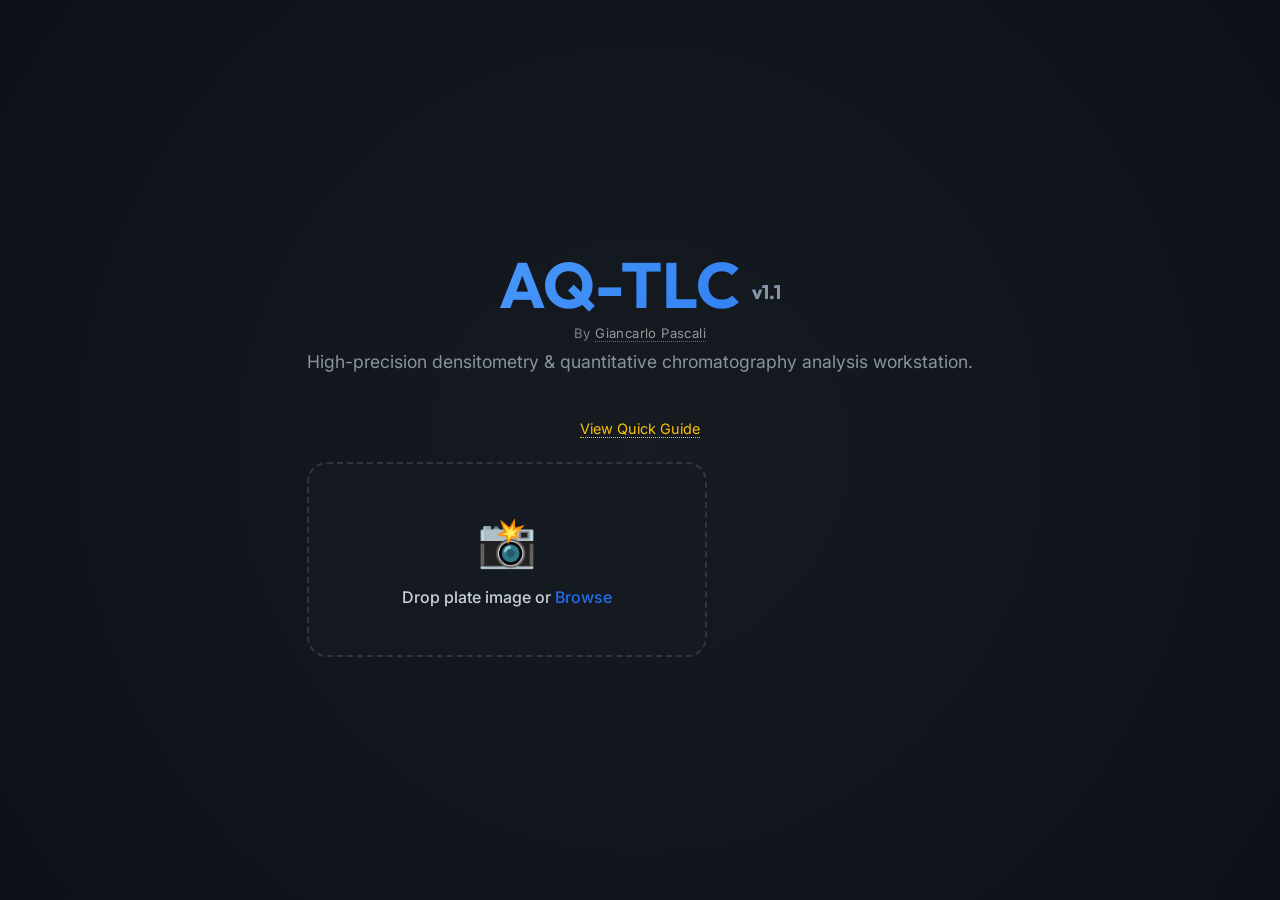
<file: frontend/index.html>
<!DOCTYPE html>
<html lang="en">
<head>
  <meta charset="UTF-8">
  <meta name="viewport" content="width=device-width, initial-scale=1.0">
  <title>AQ-TLC v1.1 | Advanced Quantitative Thin Layer Chromatography</title>
  <link rel="icon" type="image/x-icon" href="favicon.ico">
  <link rel="preconnect" href="https://fonts.googleapis.com">
  <link rel="preconnect" href="https://fonts.gstatic.com" crossorigin>
  <link href="https://fonts.googleapis.com/css2?family=Inter:wght@400;500;600;700&family=Outfit:wght@500;700&family=Roboto+Mono&display=swap" rel="stylesheet">
  <link rel="stylesheet" href="index.css">

  <!--
    STREAMLIT COMPONENT BOOTSTRAP
    Sends componentReady immediately (before ES modules load) to prevent the
    60-second timeout that causes "trouble loading component" errors.
    Also buffers incoming render events until the ES modules register their callbacks.
  -->
  <script>
    (function () {
      window.__stCallbacks   = [];
      window.__stRenderQueue = [];

      window.addEventListener('message', function (ev) {
        if (ev.source !== window.parent || !ev.data || ev.data.type !== 'streamlit:render') return;
        var args = ev.data.args || {};
        if (window.__stCallbacks.length > 0) {
          window.__stCallbacks.forEach(function (cb) { cb(args); });
        } else {
          window.__stRenderQueue.push(args);
        }
      });

      function _send(msg) {
        window.parent.postMessage(Object.assign({ isStreamlitMessage: true }, msg), '*');
      }
      _send({ type: 'streamlit:componentReady', apiVersion: 1 });
      _send({ type: 'streamlit:setFrameHeight', height: window.innerHeight || 900 });
    })();
  </script>

  <style>
    html, body { overflow: hidden; height: 100%; margin: 0; padding: 0; }
    .app-container { height: 100vh; }

    /*
      FILE-INPUT LABEL TRICK
      The upload box is a <label for="file-input-prompter">.
      Clicking it natively activates the hidden file input -- no
      programmatic .click() needed, so it works reliably inside iframes.
    */
    label#drop-zone { cursor: pointer; display: block; }
    label#drop-zone input[type="file"] {
      /* Visually hidden but still reachable by the browser's native label mechanism */
      position: absolute;
      width: 1px;
      height: 1px;
      opacity: 0;
      overflow: hidden;
      clip: rect(0,0,0,0);
      white-space: nowrap;
      border: 0;
    }
  </style>
</head>
<body class="dark-mode">
  <div class="app-container">

    <!-- -- Upload / Landing State ---------------------------------------- -->
    <div id="upload-prompt" class="landing-page">
      <div class="landing-content">
        <h1 class="hero-title">AQ-TLC <span class="version-tag">v1.1</span></h1>
        <p style="text-align:center;font-size:0.82em;margin-top:-8px;margin-bottom:10px;color:rgba(255,255,255,0.45);letter-spacing:0.03em;">
          By <a href="mailto:g.pascali@unsw.edu.au"
               style="color:rgba(255,255,255,0.55);text-decoration:none;border-bottom:1px dotted rgba(255,255,255,0.35);">
            Giancarlo Pascali
          </a>
        </p>
        <p class="hero-subtitle">High-precision densitometry &amp; quantitative chromatography analysis workstation.</p>
        <p style="text-align:center;font-size:0.9em;margin-bottom:25px;">
          <a href="guide.html" target="_blank"
             style="color:#ffc107;text-decoration:none;border-bottom:1px dotted #ffc107;">
            View Quick Guide
          </a>
        </p>

        <!--
          KEY CHANGE: <label for="file-input-prompter"> instead of a <div>.
          The browser natively opens the file picker when the label is clicked,
          with no programmatic .click() -- guaranteed to work inside iframes.
          Drag-and-drop events are attached to this element by init.js.
        -->
        <label class="upload-box" id="drop-zone" for="file-input-prompter">
          <input type="file" id="file-input-prompter" accept="image/*">
          <div class="upload-icon">&#128248;</div>
          <div class="upload-text">Drop plate image or <span>Browse</span></div>
        </label>
      </div>
    </div>

    <!-- -- Main Workspace ----------------------------------------------- -->
    <div id="app-grid" class="workspace" style="display:none">

      <aside class="sidebar">
        <header class="sidebar-header">
          <div class="app-logo">AQ-TLC <span class="v-small">v1.1</span></div>
          <div style="font-size:0.6rem;color:rgba(255,255,255,0.35);text-align:center;margin-top:1px;">
            By <a href="mailto:g.pascali@unsw.edu.au"
                 style="color:rgba(255,255,255,0.4);text-decoration:none;">Giancarlo Pascali</a>
          </div>
          <div class="status-badge" id="lane-count-badge">0 Lanes</div>
        </header>
        <div style="text-align:center;padding:6px;background:rgba(255,193,7,0.1);border-bottom:1px solid rgba(255,255,255,0.05);">
          <a href="guide.html" target="_blank"
             style="color:#ffc107;font-size:0.75rem;text-decoration:none;font-weight:600;">&#128214; Quick Guide</a>
        </div>

        <div class="sidebar-scroll">

          <div class="sidebar-section" style="padding:4px 10px;border-bottom:1px solid rgba(255,255,255,0.05)">
            <div class="nav-grid" style="gap:4px">
              <button class="nav-item secondary" id="btn-new"   style="padding:4px;font-size:0.75rem">&#128194; New</button>
              <button class="nav-item secondary" id="btn-reset" style="padding:4px;font-size:0.75rem">&#128259; Reset</button>
            </div>
          </div>

          <div class="sidebar-section" id="wavelength-section"
               style="padding:4px 10px;border-bottom:1px solid rgba(255,255,255,0.05)">
            <div class="sidebar-title"
                 style="margin-bottom:4px;font-size:0.65rem;color:var(--text-dim);display:flex;justify-content:space-between;align-items:center;">
              <span>RGB CHANNEL PROJECTION</span>
              <button id="btn-invert-colors" class="mode-toggle-btn"
                      style="font-size:0.58rem;padding:1px 5px;border-radius:3px;border:1px solid var(--border);"
                      title="Invert image colors">&#127912; Invert</button>
            </div>
            <div class="wl-preset-grid"
                 style="display:grid;grid-template-columns:repeat(3,1fr);gap:3px;margin-bottom:6px;">
              <button class="wl-preset-btn active" data-wl="full"   id="wl-preset-full"   style="font-size:0.6rem;padding:3px 2px;">Full RGB</button>
              <button class="wl-preset-btn"        data-wl="540"   id="wl-preset-540"   style="font-size:0.6rem;padding:3px 2px;" title="RGB projection preset; not a physical UV filter">UV-254 visual</button>
              <button class="wl-preset-btn"        data-wl="570"   id="wl-preset-570"   style="font-size:0.6rem;padding:3px 2px;" title="RGB projection preset">Ninhydrin visual</button>
              <button class="wl-preset-btn"        data-wl="450"   id="wl-preset-450"   style="font-size:0.6rem;padding:3px 2px;" title="RGB projection preset">Iodine visual</button>
              <button class="wl-preset-btn"        data-wl="650"   id="wl-preset-650"   style="font-size:0.6rem;padding:3px 2px;" title="RGB projection preset">PMA visual</button>
              <button class="wl-preset-btn"        data-wl="custom" id="wl-preset-custom" style="font-size:0.6rem;padding:3px 2px;">Custom</button>
            </div>
            <div id="wl-custom-controls" style="display:none;flex-direction:column;gap:4px;margin-top:4px;">
              <div class="slider-header" style="font-size:0.65rem;display:flex;justify-content:space-between;align-items:center;">
                <label style="color:var(--text-dim);">Target:</label>
                <div style="display:flex;align-items:center;gap:4px;">
                  <span id="wl-swatch" style="display:inline-block;width:10px;height:10px;border-radius:50%;background:#fff;border:1px solid #555;"></span>
                  <input type="number" id="wl-num-input" min="380" max="750" step="1" value="540"
                         style="width:45px;background:rgba(0,0,0,0.3);border:1px solid var(--border);border-radius:3px;color:#fff;font-size:0.65rem;text-align:right;padding:1px 3px;">
                  <span style="font-size:0.65rem;color:var(--text-dim);">nm</span>
                </div>
              </div>
              <input type="range" id="wl-slider" min="380" max="750" step="1" value="540"
                     class="rainbow-slider" style="height:10px;width:100%;cursor:pointer;">
              <div class="slider-header" style="font-size:0.65rem;display:flex;justify-content:space-between;align-items:center;margin-top:3px;">
                <label for="wl-bw-input" style="color:var(--text-dim);">RGB window:</label>
                <div style="display:flex;align-items:center;gap:4px;">
                  <span style="color:var(--text-dim);">&plusmn;</span>
                  <input type="number" id="wl-bw-input" min="0" max="50" step="1" value="0"
                         style="width:45px;background:rgba(0,0,0,0.3);border:1px solid var(--border);border-radius:3px;color:#fff;font-size:0.65rem;text-align:right;padding:1px 3px;">
                  <span style="color:var(--text-dim);">nm</span>
                </div>
              </div>
              <input type="range" id="wl-bw-slider" min="0" max="50" step="1" value="0"
                     aria-label="RGB window half-width in nm" style="height:10px;width:100%;cursor:pointer;">
            </div>
          </div>

          <div class="sidebar-section"
               style="padding:4px 10px;border-bottom:1px solid rgba(255,255,255,0.05)">
            <div class="sidebar-title" style="margin-bottom:4px;font-size:0.65rem;color:var(--text-dim)">
              TOOLS &amp; ACTIONS
            </div>
            <div class="tool-grid" style="grid-template-columns:repeat(3,1fr);gap:4px;">
              <button class="tool-btn small" data-tool="roi"        title="Crop ROI (drag to crop)" style="padding:4px 0;font-size:1.15rem;display:flex;align-items:center;justify-content:center;">&#9986;&#65039;</button>
              <button class="tool-btn small" data-tool="pan"        title="Pan &amp; Zoom (drag to pan, scroll to zoom)" style="padding:4px 0;font-size:1.15rem;display:flex;align-items:center;justify-content:center;">&#9995;</button>
              <button class="tool-btn small" data-tool="rotate_img" title="Rotate (drag to rotate, double-click for 90&deg;)" style="padding:4px 0;font-size:1.15rem;display:flex;align-items:center;justify-content:center;">&#128257;</button>
              <button class="tool-btn small" data-tool="select"     title="Select &amp; Edit (click element, drag to move, Del to delete)" style="padding:4px 0;font-size:1.15rem;display:flex;align-items:center;justify-content:center;">&#128070;</button>
              <button class="tool-btn small" data-tool="line"       title="Boundary Lines (drag to draw Origin &amp; Solvent Front lines)" style="padding:4px 0;font-size:1.15rem;display:flex;align-items:center;justify-content:center;">&#128207;</button>
              <button class="tool-btn small" data-tool="spotting"   title="Spotting Marks (click along Origin line to place sample spots)" style="padding:4px 0;font-size:1.15rem;display:flex;align-items:center;justify-content:center;">&#128205;</button>
            </div>
            <button class="action-btn primary small" id="btn-calc-lanes"
                    style="margin-top:6px;font-size:0.75rem;padding:6px;width:100%;font-weight:600;">&#128269; Find Lanes</button>
            <div class="polarity-switch-wrap"
                 style="margin-top:8px;display:flex;flex-direction:column;gap:4px">
              <div class="sidebar-title" style="margin:0;font-size:0.6rem;color:var(--text-dim)">
                POLARITY MODE
              </div>
              <div class="mode-toggle-group">
                <button class="mode-toggle-btn active" data-mode="default" id="mode-default">Default</button>
                <button class="mode-toggle-btn"        data-mode="dark"    id="mode-dark">Dark Spots</button>
                <button class="mode-toggle-btn"        data-mode="bright"  id="mode-bright">Bright Spots</button>
              </div>
            </div>
          </div>

          <div class="sidebar-section" id="lane-width-section"
               style="padding:4px 10px;border-bottom:1px solid rgba(255,255,255,0.05)">
            <div class="sidebar-title" style="margin-bottom:4px;font-size:0.65rem;color:var(--text-dim)">
              LANE GEOMETRY
            </div>
            <div class="slider-row">
              <div class="slider-header" style="font-size:0.7rem">
                <label for="lane-width">Common lane width</label><span id="lane-width-val">—</span>
              </div>
              <input type="range" id="lane-width" min="2" max="35" step="0.1" value="35"
                     aria-describedby="lane-width-help" style="height:12px" disabled>
              <div id="lane-width-help" style="font-size:0.62rem;color:var(--text-dim);line-height:1.35;margin-top:3px">
                Maximum width: <span id="lane-width-max">—</span> (before overlap or image-edge clipping).
                Changing width recalculates all profiles and peaks.
              </div>
            </div>
          </div>

          <div class="sidebar-section" id="peak-params-section"
               style="padding:4px 10px;border-bottom:1px solid rgba(255,255,255,0.05)">
            <div class="sidebar-title" style="margin-bottom:4px;font-size:0.65rem;color:var(--text-dim)">
              PEAK INTEGRATION
            </div>
            <div class="slider-row" style="margin-bottom:2px">
              <div class="slider-header" style="font-size:0.7rem">
                <label>Sens.</label><span id="peak-prominence-val">40</span>
              </div>
              <input type="range" id="peak-prominence" min="1" max="80" value="40" style="height:12px">
            </div>
            <div class="slider-row" style="margin-bottom:2px">
              <div class="slider-header" style="font-size:0.7rem">
                <label>Res.</label><span id="peak-distance-val">8</span>
              </div>
              <input type="range" id="peak-distance" min="1" max="100" value="8" style="height:12px">
            </div>
            <div class="slider-row">
              <div class="slider-header" style="font-size:0.7rem">
                <label>Width %</label><span id="peak-threshold-val">50</span>
              </div>
              <input type="range" id="peak-threshold" min="5" max="95" value="50" style="height:12px">
            </div>
            <div class="slider-row" style="margin-top:7px">
              <div class="slider-header" style="font-size:0.7rem">
                <label for="shoulder-sensitivity">Shoulder sensitivity</label><span id="shoulder-sensitivity-val">Off</span>
              </div>
              <input type="range" id="shoulder-sensitivity" min="0" max="100" step="1" value="0"
                     aria-describedby="shoulder-sensitivity-help" style="height:12px">
              <div id="shoulder-sensitivity-help" style="font-size:0.62rem;color:var(--text-dim);line-height:1.35;margin-top:3px">
                Off keeps ordinary peak detection. Higher values look for overlapping shoulders; review each suggested split.
              </div>
            </div>
            <div class="slider-row" id="default-asymmetry-row" hidden>
              <label class="default-asymmetry-label" for="default-asymmetry">
                <input type="checkbox" id="default-asymmetry" checked>
                Default asymmetry
              </label>
              <div class="asymmetry-help">Checked uses the original shoulder splitting calculation. Uncheck to set a maximum peak asymmetry.</div>
            </div>
            <div class="slider-row" id="max-peak-asymmetry-row" hidden style="margin-top:7px">
              <div class="slider-header" style="font-size:0.7rem">
                <label for="max-peak-asymmetry">Maximum peak asymmetry (R)</label><span id="max-peak-asymmetry-val">1.0</span>
              </div>
              <input type="range" id="max-peak-asymmetry" min="1" max="5" step="0.1" value="1"
                     aria-describedby="max-peak-asymmetry-help" style="height:12px">
              <div id="max-peak-asymmetry-help" style="font-size:0.62rem;color:var(--text-dim);line-height:1.35;margin-top:3px">
                R is the wider side divided by the narrower side of each fitted peak. 1.0 requires symmetry; 5.0 allows up to a fivefold difference. A split is kept only if its squared error rises by no more than 5%.
              </div>
            </div>
            <button class="action-btn secondary small" id="btn-restore-defaults"
                    style="margin-top:8px;font-size:0.65rem;padding:3px;width:100%">&#8634; Restore Defaults</button>
          </div>

        </div><!-- /sidebar-scroll -->
      </aside>

      <main class="viewer-main">
        <canvas id="canvas-main"></canvas>
      </main>

      <aside class="analysis-panel">
        <div id="densitogram-list"></div>
      </aside>

    </div><!-- /app-grid -->
  </div><!-- /app-container -->

  <script type="module" src="app.js"></script>
</body>
</html>
</file>
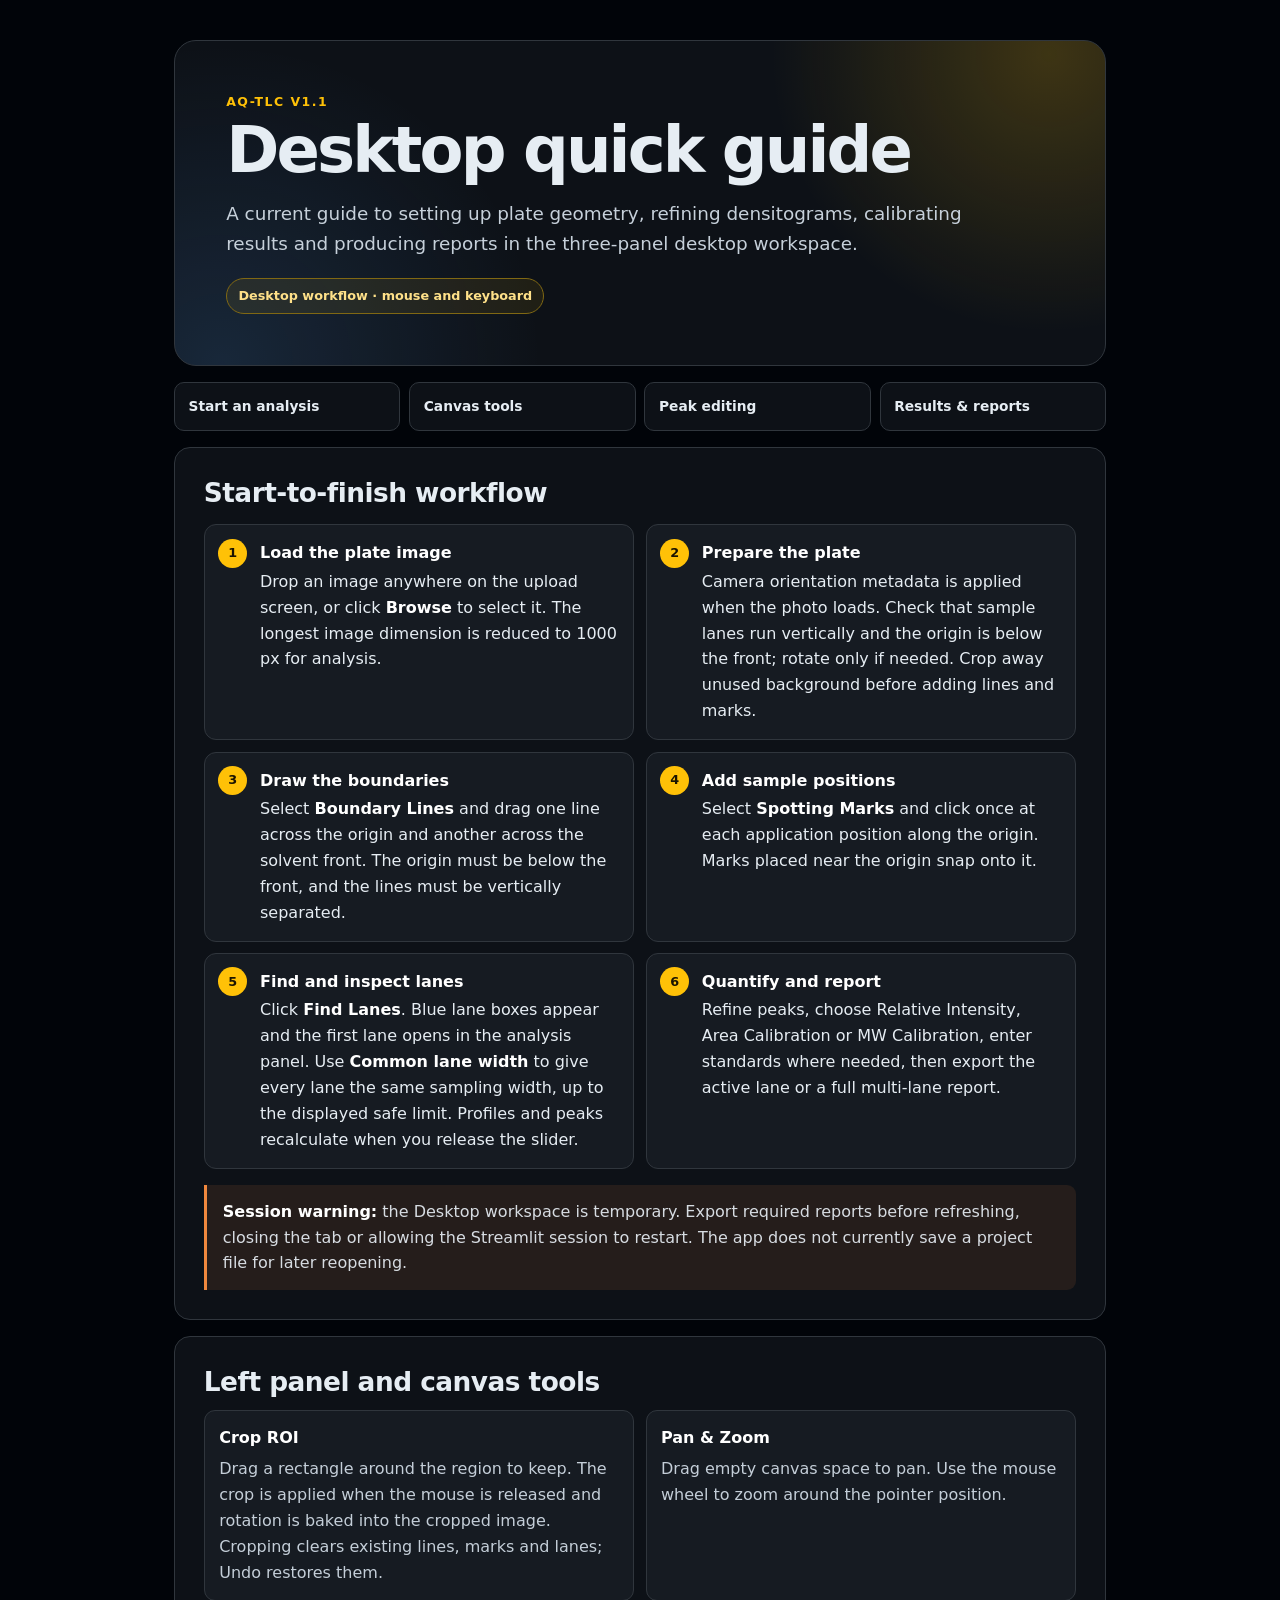
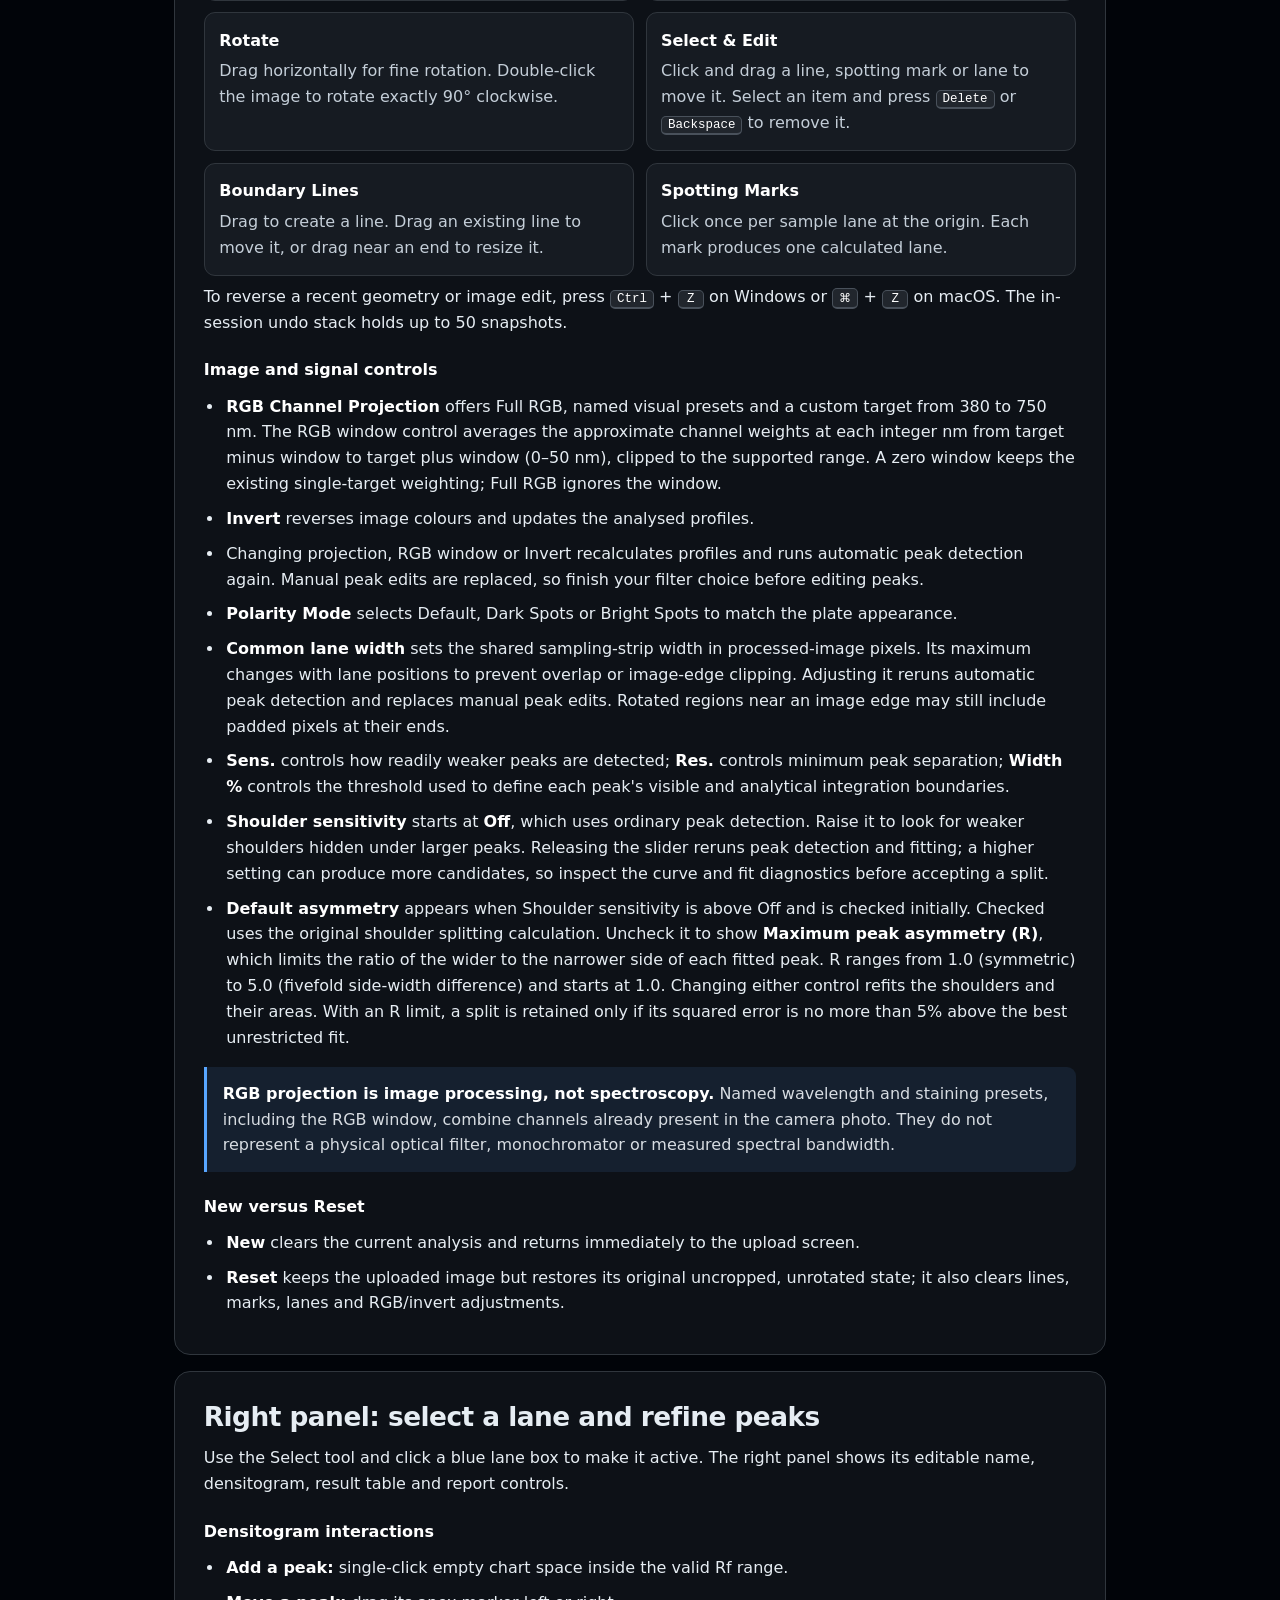
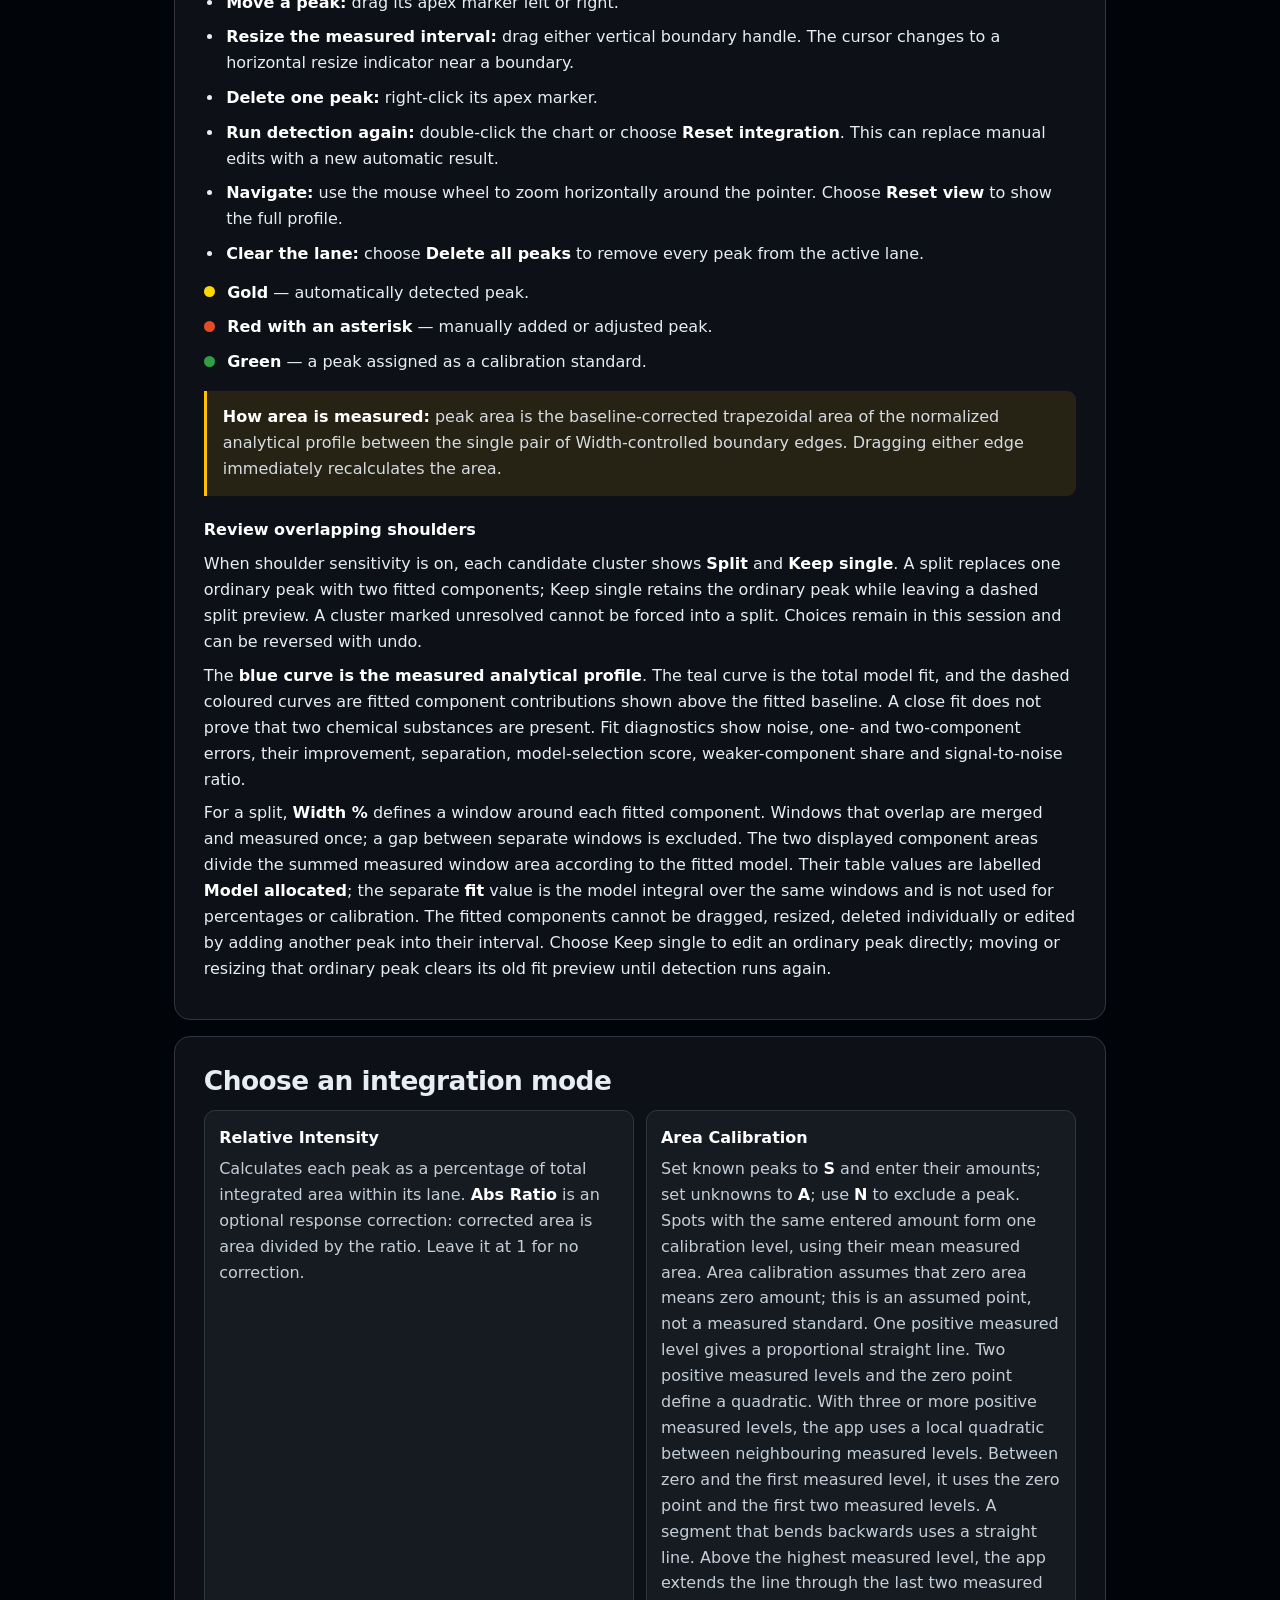
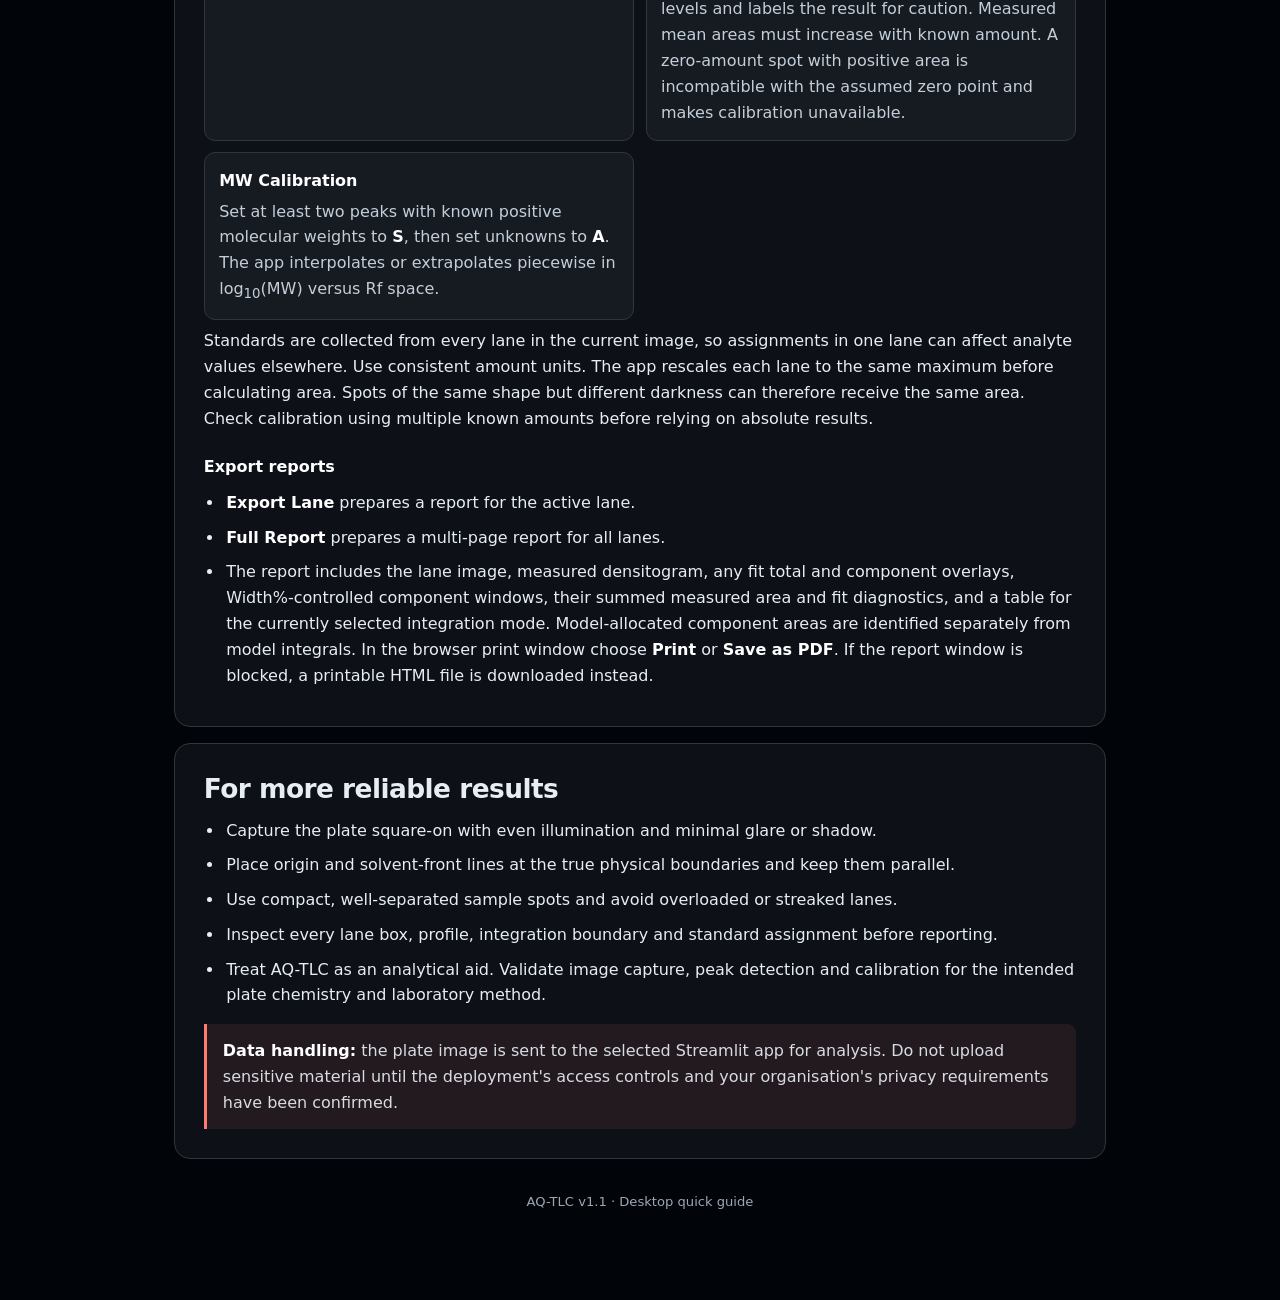
<file: frontend/guide.html>
<!doctype html>
<html lang="en">
<head>
  <meta charset="utf-8">
  <meta name="viewport" content="width=device-width, initial-scale=1">
  <meta name="theme-color" content="#010409">
  <title>AQ-TLC Desktop Quick Guide</title>
  <link rel="icon" href="favicon.ico" type="image/x-icon">
  <style>
    :root {
      color-scheme: dark;
      --bg: #010409;
      --panel: #0d1117;
      --panel-2: #161b22;
      --border: #30363d;
      --text: #e6edf3;
      --muted: #9da7b3;
      --accent: #ffc107;
      --accent-soft: rgba(255, 193, 7, .1);
      --blue: #58a6ff;
      --orange: #f0883e;
      --red: #ff7b72;
      font-family: Inter, ui-sans-serif, system-ui, -apple-system, BlinkMacSystemFont, "Segoe UI", sans-serif;
    }

    * { box-sizing: border-box; }
    html { scroll-behavior: smooth; }
    body { margin: 0; background: var(--bg); color: var(--text); line-height: 1.62; }
    a { color: var(--accent); }
    strong { color: #fff; }
    kbd { display: inline-block; min-width: 1.65rem; padding: .08rem .38rem; border: 1px solid #49515b; border-bottom-width: 2px; border-radius: 5px; background: #21262d; color: #fff; font: .78rem ui-monospace, SFMono-Regular, Menlo, monospace; text-align: center; }

    .page { width: min(980px, 100%); margin: 0 auto; padding: 1rem 1rem 4rem; }
    .hero {
      margin: .5rem 0 1rem;
      padding: clamp(1.5rem, 6vw, 3.2rem);
      overflow: hidden;
      border: 1px solid var(--border);
      border-radius: 22px;
      background:
        radial-gradient(circle at 94% 4%, rgba(255, 193, 7, .2), transparent 30%),
        radial-gradient(circle at 5% 100%, rgba(88, 166, 255, .15), transparent 34%),
        var(--panel);
    }
    .eyebrow { margin: 0 0 .35rem; color: var(--accent); font-size: .78rem; font-weight: 800; letter-spacing: .12em; text-transform: uppercase; }
    h1 { max-width: 720px; margin: 0; font-size: clamp(2rem, 8vw, 4rem); line-height: 1.02; letter-spacing: -.045em; }
    .lede { max-width: 750px; margin: 1rem 0 0; color: #c6d0da; font-size: clamp(1rem, 2.2vw, 1.15rem); }
    .platform { display: inline-flex; align-items: center; margin-top: 1.2rem; padding: .42rem .7rem; border: 1px solid #806813; border-radius: 999px; background: rgba(255, 193, 7, .08); color: #ffe189; font-size: .8rem; font-weight: 700; }

    .quick-nav { display: grid; grid-template-columns: repeat(2, minmax(0, 1fr)); gap: .55rem; margin: 1rem 0; }
    .quick-nav a { padding: .75rem .85rem; border: 1px solid var(--border); border-radius: 10px; background: var(--panel); color: var(--text); font-size: .86rem; font-weight: 700; text-decoration: none; }

    section { margin-top: 1rem; padding: clamp(1.1rem, 3vw, 1.8rem); border: 1px solid var(--border); border-radius: 16px; background: var(--panel); }
    h2 { margin: 0 0 .8rem; font-size: clamp(1.25rem, 3vw, 1.65rem); line-height: 1.2; letter-spacing: -.02em; }
    h3 { margin: 1.35rem 0 .35rem; font-size: 1rem; color: #fff; }
    p { margin: .5rem 0; }
    ol, ul { margin: .65rem 0 0; padding-left: 1.25rem; }
    li { margin: .55rem 0; padding-left: .15rem; }

    .steps { display: grid; gap: .7rem; margin-top: 1rem; counter-reset: steps; }
    .step { position: relative; padding: .95rem .9rem .95rem 3.45rem; border: 1px solid var(--border); border-radius: 12px; background: var(--panel-2); counter-increment: steps; }
    .step::before { content: counter(steps); position: absolute; top: .85rem; left: .85rem; display: grid; width: 1.8rem; height: 1.8rem; place-items: center; border-radius: 50%; background: var(--accent); color: #1b1400; font-size: .8rem; font-weight: 900; }
    .step b { display: block; margin-bottom: .15rem; color: #fff; }

    .callout { margin: 1rem 0 0; padding: .85rem 1rem; border-left: 3px solid var(--accent); border-radius: 0 9px 9px 0; background: var(--accent-soft); color: #d7dce2; }
    .callout.blue { border-left-color: var(--blue); background: rgba(88, 166, 255, .1); }
    .callout.warning { border-left-color: var(--orange); background: rgba(240, 136, 62, .1); }
    .callout.danger { border-left-color: var(--red); background: rgba(255, 123, 114, .09); }

    .tool-grid, .mode-grid { display: grid; gap: .7rem; margin-top: .8rem; }
    .tool, .mode { padding: .9rem; border: 1px solid var(--border); border-radius: 11px; background: var(--panel-2); }
    .tool h3, .mode h3 { margin: 0 0 .3rem; }
    .tool p, .mode p { margin: 0; color: #c4ced8; }

    .legend { display: grid; gap: .55rem; margin-top: .8rem; }
    .legend-item { display: grid; grid-template-columns: 13px 1fr; gap: .65rem; align-items: start; }
    .dot { width: 11px; height: 11px; margin-top: .42rem; border-radius: 50%; }
    .dot.gold { background: #ffd700; }
    .dot.red { background: #e34c26; }
    .dot.green { background: #2ea043; }

    .footer { padding: 1.5rem .25rem 0; color: var(--muted); font-size: .82rem; text-align: center; }

    @media (min-width: 760px) {
      .page { padding: 2rem 1.5rem 5rem; }
      .quick-nav { grid-template-columns: repeat(4, minmax(0, 1fr)); }
      .steps, .tool-grid, .mode-grid { grid-template-columns: repeat(2, minmax(0, 1fr)); }
    }

    @media (prefers-reduced-motion: reduce) { html { scroll-behavior: auto; } }
  </style>
</head>
<body>
  <main class="page">
    <header class="hero">
      <p class="eyebrow">AQ-TLC v1.1</p>
      <h1>Desktop quick guide</h1>
      <p class="lede">A current guide to setting up plate geometry, refining densitograms, calibrating results and producing reports in the three-panel desktop workspace.</p>
      <span class="platform">Desktop workflow · mouse and keyboard</span>
    </header>

    <nav class="quick-nav" aria-label="Guide sections">
      <a href="#workflow">Start an analysis</a>
      <a href="#canvas">Canvas tools</a>
      <a href="#profile">Peak editing</a>
      <a href="#results">Results &amp; reports</a>
    </nav>

    <section id="workflow">
      <h2>Start-to-finish workflow</h2>
      <div class="steps">
        <div class="step"><b>Load the plate image</b>Drop an image anywhere on the upload screen, or click <strong>Browse</strong> to select it. The longest image dimension is reduced to 1000 px for analysis.</div>
        <div class="step"><b>Prepare the plate</b>Camera orientation metadata is applied when the photo loads. Check that sample lanes run vertically and the origin is below the front; rotate only if needed. Crop away unused background before adding lines and marks.</div>
        <div class="step"><b>Draw the boundaries</b>Select <strong>Boundary Lines</strong> and drag one line across the origin and another across the solvent front. The origin must be below the front, and the lines must be vertically separated.</div>
        <div class="step"><b>Add sample positions</b>Select <strong>Spotting Marks</strong> and click once at each application position along the origin. Marks placed near the origin snap onto it.</div>
        <div class="step"><b>Find and inspect lanes</b>Click <strong>Find Lanes</strong>. Blue lane boxes appear and the first lane opens in the analysis panel. Use <strong>Common lane width</strong> to give every lane the same sampling width, up to the displayed safe limit. Profiles and peaks recalculate when you release the slider.</div>
        <div class="step"><b>Quantify and report</b>Refine peaks, choose Relative Intensity, Area Calibration or MW Calibration, enter standards where needed, then export the active lane or a full multi-lane report.</div>
      </div>
      <div class="callout warning"><strong>Session warning:</strong> the Desktop workspace is temporary. Export required reports before refreshing, closing the tab or allowing the Streamlit session to restart. The app does not currently save a project file for later reopening.</div>
    </section>

    <section id="canvas">
      <h2>Left panel and canvas tools</h2>
      <div class="tool-grid">
        <div class="tool"><h3>Crop ROI</h3><p>Drag a rectangle around the region to keep. The crop is applied when the mouse is released and rotation is baked into the cropped image. Cropping clears existing lines, marks and lanes; Undo restores them.</p></div>
        <div class="tool"><h3>Pan &amp; Zoom</h3><p>Drag empty canvas space to pan. Use the mouse wheel to zoom around the pointer position.</p></div>
        <div class="tool"><h3>Rotate</h3><p>Drag horizontally for fine rotation. Double-click the image to rotate exactly 90° clockwise.</p></div>
        <div class="tool"><h3>Select &amp; Edit</h3><p>Click and drag a line, spotting mark or lane to move it. Select an item and press <kbd>Delete</kbd> or <kbd>Backspace</kbd> to remove it.</p></div>
        <div class="tool"><h3>Boundary Lines</h3><p>Drag to create a line. Drag an existing line to move it, or drag near an end to resize it.</p></div>
        <div class="tool"><h3>Spotting Marks</h3><p>Click once per sample lane at the origin. Each mark produces one calculated lane.</p></div>
      </div>
      <p>To reverse a recent geometry or image edit, press <kbd>Ctrl</kbd> + <kbd>Z</kbd> on Windows or <kbd>⌘</kbd> + <kbd>Z</kbd> on macOS. The in-session undo stack holds up to 50 snapshots.</p>

      <h3>Image and signal controls</h3>
      <ul>
        <li><strong>RGB Channel Projection</strong> offers Full RGB, named visual presets and a custom target from 380 to 750 nm. The RGB window control averages the approximate channel weights at each integer nm from target minus window to target plus window (0–50 nm), clipped to the supported range. A zero window keeps the existing single-target weighting; Full RGB ignores the window.</li>
        <li><strong>Invert</strong> reverses image colours and updates the analysed profiles.</li>
        <li>Changing projection, RGB window or Invert recalculates profiles and runs automatic peak detection again. Manual peak edits are replaced, so finish your filter choice before editing peaks.</li>
        <li><strong>Polarity Mode</strong> selects Default, Dark Spots or Bright Spots to match the plate appearance.</li>
        <li><strong>Common lane width</strong> sets the shared sampling-strip width in processed-image pixels. Its maximum changes with lane positions to prevent overlap or image-edge clipping. Adjusting it reruns automatic peak detection and replaces manual peak edits. Rotated regions near an image edge may still include padded pixels at their ends.</li>
        <li><strong>Sens.</strong> controls how readily weaker peaks are detected; <strong>Res.</strong> controls minimum peak separation; <strong>Width %</strong> controls the threshold used to define each peak's visible and analytical integration boundaries.</li>
        <li><strong>Shoulder sensitivity</strong> starts at <strong>Off</strong>, which uses ordinary peak detection. Raise it to look for weaker shoulders hidden under larger peaks. Releasing the slider reruns peak detection and fitting; a higher setting can produce more candidates, so inspect the curve and fit diagnostics before accepting a split.</li>
        <li><strong>Default asymmetry</strong> appears when Shoulder sensitivity is above Off and is checked initially. Checked uses the original shoulder splitting calculation. Uncheck it to show <strong>Maximum peak asymmetry (R)</strong>, which limits the ratio of the wider to the narrower side of each fitted peak. R ranges from 1.0 (symmetric) to 5.0 (fivefold side-width difference) and starts at 1.0. Changing either control refits the shoulders and their areas. With an R limit, a split is retained only if its squared error is no more than 5% above the best unrestricted fit.</li>
      </ul>
      <div class="callout blue"><strong>RGB projection is image processing, not spectroscopy.</strong> Named wavelength and staining presets, including the RGB window, combine channels already present in the camera photo. They do not represent a physical optical filter, monochromator or measured spectral bandwidth.</div>

      <h3>New versus Reset</h3>
      <ul>
        <li><strong>New</strong> clears the current analysis and returns immediately to the upload screen.</li>
        <li><strong>Reset</strong> keeps the uploaded image but restores its original uncropped, unrotated state; it also clears lines, marks, lanes and RGB/invert adjustments.</li>
      </ul>
    </section>

    <section id="profile">
      <h2>Right panel: select a lane and refine peaks</h2>
      <p>Use the Select tool and click a blue lane box to make it active. The right panel shows its editable name, densitogram, result table and report controls.</p>

      <h3>Densitogram interactions</h3>
      <ul>
        <li><strong>Add a peak:</strong> single-click empty chart space inside the valid Rf range.</li>
        <li><strong>Move a peak:</strong> drag its apex marker left or right.</li>
        <li><strong>Resize the measured interval:</strong> drag either vertical boundary handle. The cursor changes to a horizontal resize indicator near a boundary.</li>
        <li><strong>Delete one peak:</strong> right-click its apex marker.</li>
        <li><strong>Run detection again:</strong> double-click the chart or choose <strong>Reset integration</strong>. This can replace manual edits with a new automatic result.</li>
        <li><strong>Navigate:</strong> use the mouse wheel to zoom horizontally around the pointer. Choose <strong>Reset view</strong> to show the full profile.</li>
        <li><strong>Clear the lane:</strong> choose <strong>Delete all peaks</strong> to remove every peak from the active lane.</li>
      </ul>

      <div class="legend" aria-label="Peak colour legend">
        <div class="legend-item"><span class="dot gold"></span><span><strong>Gold</strong> — automatically detected peak.</span></div>
        <div class="legend-item"><span class="dot red"></span><span><strong>Red with an asterisk</strong> — manually added or adjusted peak.</span></div>
        <div class="legend-item"><span class="dot green"></span><span><strong>Green</strong> — a peak assigned as a calibration standard.</span></div>
      </div>
      <div class="callout"><strong>How area is measured:</strong> peak area is the baseline-corrected trapezoidal area of the normalized analytical profile between the single pair of Width-controlled boundary edges. Dragging either edge immediately recalculates the area.</div>

      <h3>Review overlapping shoulders</h3>
      <p>When shoulder sensitivity is on, each candidate cluster shows <strong>Split</strong> and <strong>Keep single</strong>. A split replaces one ordinary peak with two fitted components; Keep single retains the ordinary peak while leaving a dashed split preview. A cluster marked unresolved cannot be forced into a split. Choices remain in this session and can be reversed with undo.</p>
      <p>The <strong>blue curve is the measured analytical profile</strong>. The teal curve is the total model fit, and the dashed coloured curves are fitted component contributions shown above the fitted baseline. A close fit does not prove that two chemical substances are present. Fit diagnostics show noise, one- and two-component errors, their improvement, separation, model-selection score, weaker-component share and signal-to-noise ratio.</p>
      <p>For a split, <strong>Width %</strong> defines a window around each fitted component. Windows that overlap are merged and measured once; a gap between separate windows is excluded. The two displayed component areas divide the summed measured window area according to the fitted model. Their table values are labelled <strong>Model allocated</strong>; the separate <strong>fit</strong> value is the model integral over the same windows and is not used for percentages or calibration. The fitted components cannot be dragged, resized, deleted individually or edited by adding another peak into their interval. Choose Keep single to edit an ordinary peak directly; moving or resizing that ordinary peak clears its old fit preview until detection runs again.</p>
    </section>

    <section id="results">
      <h2>Choose an integration mode</h2>
      <div class="mode-grid">
        <div class="mode">
          <h3>Relative Intensity</h3>
          <p>Calculates each peak as a percentage of total integrated area within its lane. <strong>Abs Ratio</strong> is an optional response correction: corrected area is area divided by the ratio. Leave it at 1 for no correction.</p>
        </div>
        <div class="mode">
          <h3>Area Calibration</h3>
          <p>Set known peaks to <strong>S</strong> and enter their amounts; set unknowns to <strong>A</strong>; use <strong>N</strong> to exclude a peak. Spots with the same entered amount form one calibration level, using their mean measured area. Area calibration assumes that zero area means zero amount; this is an assumed point, not a measured standard. One positive measured level gives a proportional straight line. Two positive measured levels and the zero point define a quadratic. With three or more positive measured levels, the app uses a local quadratic between neighbouring measured levels. Between zero and the first measured level, it uses the zero point and the first two measured levels. A segment that bends backwards uses a straight line. Above the highest measured level, the app extends the line through the last two measured levels and labels the result for caution. Measured mean areas must increase with known amount. A zero-amount spot with positive area is incompatible with the assumed zero point and makes calibration unavailable.</p>
        </div>
        <div class="mode">
          <h3>MW Calibration</h3>
          <p>Set at least two peaks with known positive molecular weights to <strong>S</strong>, then set unknowns to <strong>A</strong>. The app interpolates or extrapolates piecewise in log<sub>10</sub>(MW) versus Rf space.</p>
        </div>
      </div>
      <p>Standards are collected from every lane in the current image, so assignments in one lane can affect analyte values elsewhere. Use consistent amount units. The app rescales each lane to the same maximum before calculating area. Spots of the same shape but different darkness can therefore receive the same area. Check calibration using multiple known amounts before relying on absolute results.</p>

      <h3>Export reports</h3>
      <ul>
        <li><strong>Export Lane</strong> prepares a report for the active lane.</li>
        <li><strong>Full Report</strong> prepares a multi-page report for all lanes.</li>
        <li>The report includes the lane image, measured densitogram, any fit total and component overlays, Width%-controlled component windows, their summed measured area and fit diagnostics, and a table for the currently selected integration mode. Model-allocated component areas are identified separately from model integrals. In the browser print window choose <strong>Print</strong> or <strong>Save as PDF</strong>. If the report window is blocked, a printable HTML file is downloaded instead.</li>
      </ul>
    </section>

    <section id="quality">
      <h2>For more reliable results</h2>
      <ul>
        <li>Capture the plate square-on with even illumination and minimal glare or shadow.</li>
        <li>Place origin and solvent-front lines at the true physical boundaries and keep them parallel.</li>
        <li>Use compact, well-separated sample spots and avoid overloaded or streaked lanes.</li>
        <li>Inspect every lane box, profile, integration boundary and standard assignment before reporting.</li>
        <li>Treat AQ-TLC as an analytical aid. Validate image capture, peak detection and calibration for the intended plate chemistry and laboratory method.</li>
      </ul>
      <div class="callout danger"><strong>Data handling:</strong> the plate image is sent to the selected Streamlit app for analysis. Do not upload sensitive material until the deployment's access controls and your organisation's privacy requirements have been confirmed.</div>
    </section>

    <p class="footer">AQ-TLC v1.1 · Desktop quick guide</p>
  </main>
</body>
</html>
</file>
<file: frontend/index.css>
:root {
  --bg: #0d1117;
  --sidebar: #161b22;
  --panel: #0d1117;
  --accent: #1f6feb;
  --text: #c9d1d9;
  --text-dim: #8b949e;
  --border: #30363d;
  --hover: #21262d;
  --primary: #238636;
  --secondary: #30363d;
  --accent-glow: rgba(31, 111, 235, 0.4);
}

* { box-sizing: border-box; margin: 0; padding: 0; }
body { 
  font-family: 'Inter', sans-serif; 
  background: var(--bg); 
  color: var(--text); 
  min-height: 100vh; 
  overflow: auto; 
}

/* Landing Page */
.landing-page {
  height: 100vh;
  display: flex;
  align-items: center;
  justify-content: center;
  background: radial-gradient(circle at center, #161b22 0%, #0d1117 100%);
  text-align: center;
}
.hero-title {
  font-family: 'Outfit', sans-serif;
  font-size: 4rem;
  font-weight: 700;
  background: linear-gradient(135deg, #58a6ff 0%, #1f6feb 100%);
  -webkit-background-clip: text;
  -webkit-text-fill-color: transparent;
  margin-bottom: 0.5rem;
}
.version-tag { font-size: 1.2rem; vertical-align: middle; color: var(--text-dim); -webkit-text-fill-color: var(--text-dim); }
.hero-subtitle { color: var(--text-dim); font-size: 1.1rem; margin-bottom: 3rem; }

.upload-box {
  display: block;
  width: 400px;
  padding: 3rem;
  border: 2px dashed var(--border);
  border-radius: 20px;
  cursor: pointer;
  background: rgba(22, 27, 34, 0.5);
  transition: all 0.3s cubic-bezier(0.4, 0, 0.2, 1);
}
.upload-box:hover { border-color: var(--accent); background: rgba(31, 111, 235, 0.05); transform: translateY(-5px); }
.upload-icon { font-size: 3rem; margin-bottom: 1rem; }
.upload-text { font-weight: 500; }
.upload-text span { color: var(--accent); }

/* Main Workspace */
.workspace {
  display: grid;
  grid-template-columns: 260px 1fr 450px;
  grid-template-rows: minmax(0, 1fr);
  height: 100vh;
}

/* Sidebar */
.sidebar {
  background: var(--sidebar);
  border-right: 1px solid var(--border);
  display: flex;
  flex-direction: column;
  min-height: 0;
  overflow: hidden;
}
.sidebar-header {
  padding: 1.5rem;
  border-bottom: 1px solid var(--border);
  display: flex;
  justify-content: space-between;
  align-items: center;
}
.app-logo { font-family: 'Outfit', sans-serif; font-weight: 700; font-size: 1.3rem; letter-spacing: -0.5px; }
.v-small { font-size: 0.7rem; color: var(--text-dim); margin-left: 2px; }

.status-badge {
  background: rgba(35, 134, 54, 0.15);
  color: #3fb950;
  padding: 4px 10px;
  border-radius: 12px;
  font-size: 0.75rem;
  font-weight: 600;
  border: 1px solid rgba(63, 185, 80, 0.3);
}

.sidebar-scroll {
  flex: 1 1 auto;
  min-height: 0;
  overflow-x: hidden;
  overflow-y: scroll;
  overscroll-behavior-y: contain;
  scrollbar-gutter: stable;
  padding: 1rem;
}
.sidebar-section { margin-bottom: 2rem; }
.sidebar-title { 
  font-size: 0.75rem; 
  text-transform: uppercase; 
  letter-spacing: 1px; 
  color: var(--text-dim); 
  margin-bottom: 1rem; 
  font-weight: 700;
}

.nav-grid, .tool-grid { display: grid; grid-template-columns: 1fr 1fr; gap: 8px; }
.tool-grid { grid-template-columns: repeat(3, 1fr); }

.nav-item, .tool-btn, .action-btn {
  padding: 10px;
  border: 1px solid var(--border);
  background: var(--secondary);
  color: var(--text);
  border-radius: 8px;
  cursor: pointer;
  font-size: 0.9rem;
  font-weight: 500;
  transition: all 0.2s;
  display: flex;
  align-items: center;
  justify-content: center;
  text-decoration: none;
}
.tool-btn { font-size: 1.2rem; aspect-ratio: 1; }
.tool-btn:hover, .nav-item:hover { border-color: var(--text-dim); background: var(--hover); }
.tool-btn.active { border-color: var(--accent); background: rgba(31, 111, 235, 0.15); box-shadow: 0 0 10px var(--accent-glow); }

.action-btn.primary { background: var(--primary); color: #fff; }
.action-btn.primary:hover { background: #2ea043; }
.action-btn.secondary { background: var(--secondary); border: 1px solid var(--border); }
.action-btn.small { padding: 4px 8px; font-size: 0.7rem; }


/* Sliders */
.slider-row { margin-bottom: 1.2rem; }
#max-peak-asymmetry-row[hidden] { display: none; }
#default-asymmetry-row[hidden] { display: none; }
.default-asymmetry-label { display: flex; align-items: center; gap: 7px; font-size: 0.72rem; cursor: pointer; }
.default-asymmetry-label input { accent-color: var(--accent); cursor: pointer; }
.asymmetry-help { font-size: 0.62rem; color: var(--text-dim); line-height: 1.35; margin-top: 4px; }
.slider-header { display: flex; justify-content: space-between; margin-bottom: 6px; font-size: 0.85rem; }
input[type="range"] { 
  appearance: none; width: 100%; height: 4px; background: var(--border); border-radius: 2px; 
}
input[type="range"]::-webkit-slider-thumb {
  appearance: none; width: 12px; height: 12px; background: var(--accent); border-radius: 50%; cursor: pointer;
}

/* Viewer */
.viewer-main {
  background: #010409;
  position: relative;
  overflow: hidden;
  display: flex;
  align-items: center;
  justify-content: center;
}
canvas { display: block; }

/* Analysis Panel */
.analysis-panel {
  background: var(--panel);
  border-left: 1px solid var(--border);
  overflow-y: auto;
  padding: 1.5rem;
}

/* Table styling */
.integration-table th { color: var(--text-dim); font-size: 0.75rem; text-transform: uppercase; padding: 12px 8px; }
.integration-table td { font-family: 'Roboto Mono', monospace; font-size: 0.85rem; padding: 10px 8px; }

/* Scrollbars */
::-webkit-scrollbar { width: 8px; }
::-webkit-scrollbar-track { background: transparent; }
::-webkit-scrollbar-thumb { background: var(--border); border-radius: 4px; }
::-webkit-scrollbar-thumb:hover { background: var(--text-dim); }

/* Tabs */
.tabs-nav {
  display: flex;
  gap: 2px;
  margin-bottom: 2px;
  border-bottom: 1px solid var(--border);
}
.tab-btn {
  background: transparent;
  border: none;
  color: var(--text-dim);
  padding: 10px 16px;
  cursor: pointer;
  font-size: 0.8rem;
  font-weight: 600;
  transition: all 0.2s;
  border-bottom: 2px solid transparent;
}
.tab-btn:hover { color: var(--text); }
.tab-btn.active { 
  color: #58a6ff; 
  border-bottom-color: #58a6ff; 
  background: rgba(88, 166, 255, 0.05);
}

.fit-groups { margin: 9px 0 4px; }
.fit-empty, .fit-provenance, .fit-table-note {
  color: var(--text-dim);
  font-size: 0.68rem;
  line-height: 1.45;
  margin: 7px 2px;
}
.fit-legend { display: flex; flex-wrap: wrap; gap: 11px; margin: 5px 2px 8px; font-size: 0.68rem; color: var(--text-dim); }
.fit-legend span::before { content: ''; display: inline-block; width: 17px; margin-right: 5px; vertical-align: middle; border-top: 2px solid; }
.fit-legend .measured::before { border-color: #58a6ff; }
.fit-legend .total::before { border-color: #70e1d0; }
.fit-legend .component::before { border-color: #c297ff; border-top-style: dashed; }
.fit-card { border: 1px solid var(--border); border-radius: 7px; background: rgba(88,166,255,0.04); padding: 8px; margin: 6px 0; }
.fit-card-head { display: flex; justify-content: space-between; gap: 8px; align-items: baseline; font-size: 0.72rem; }
.fit-card-head span { color: var(--text-dim); font-size: 0.65rem; text-align: right; }
.fit-choice { display: flex; gap: 4px; margin: 8px 0 5px; }
.fit-choice button { border: 1px solid var(--border); border-radius: 4px; background: var(--secondary); color: var(--text); padding: 4px 8px; cursor: pointer; font-size: 0.69rem; }
.fit-choice button.active { background: var(--accent); border-color: var(--accent); color: white; }
.fit-choice button:hover { border-color: #58a6ff; }
.fit-choice button:disabled { opacity: 0.55; cursor: wait; }
.analysis-pending { margin: 0 0 9px; padding: 6px 8px; border: 1px solid #8b6d18; border-radius: 5px; color: #e3b341; font-size: 0.68rem; }
.report-download-link { display: block; margin: 10px 0; padding: 8px; border: 1px solid var(--accent); border-radius: 6px; color: #9cc8ff; font-size: 0.75rem; text-align: center; }
.fit-diagnostics { color: var(--text-dim); font-size: 0.64rem; line-height: 1.45; }
.fit-reason, .fit-unresolved { color: #e3b341; font-size: 0.65rem; line-height: 1.4; }
.fit-area-label { display: block; color: #b58cff; font-size: 0.59rem; white-space: nowrap; }

/* 3-level switch for Type */
.type-switch {
  display: flex;
  background: var(--secondary);
  border-radius: 6px;
  overflow: hidden;
  border: 1px solid var(--border);
  width: fit-content;
  margin: 0 auto;
}
.type-option {
  padding: 4px 10px;
  cursor: pointer;
  font-size: 0.75rem;
  font-weight: 700;
  color: var(--text-dim);
  transition: all 0.2s;
  border-right: 1px solid var(--border);
}
.type-option:last-child { border-right: none; }
.type-option:hover { background: var(--hover); }
.type-option.active {
  background: var(--accent);
  color: #fff;
}
.type-option.active.s-type { background: #f0883e; } /* Standard */
.type-option.active.n-type { background: #6e7681; } /* Neutral */
.type-option.active.a-type { background: #238636; } /* Analyte */

/* Polarity Mode Toggle */
.mode-toggle-group {
  display: flex;
  background: var(--secondary);
  border-radius: 6px;
  overflow: hidden;
  border: 1px solid var(--border);
}
.mode-toggle-btn {
  flex: 1;
  padding: 4px 2px;
  background: transparent;
  border: none;
  border-right: 1px solid var(--border);
  color: var(--text-dim);
  font-size: 0.65rem;
  font-weight: 600;
  cursor: pointer;
  transition: all 0.2s;
}
.mode-toggle-btn:last-child { border-right: none; }
.mode-toggle-btn:hover { background: var(--hover); color: var(--text); }
.mode-toggle-btn.active {
  background: var(--accent);
  color: #fff;
}

/* Wavelength Filtering Styles */
.wl-preset-btn {
  background: var(--secondary);
  border: 1px solid var(--border);
  color: var(--text-dim);
  border-radius: 4px;
  cursor: pointer;
  font-weight: 600;
  transition: all 0.2s;
}
.wl-preset-btn:hover {
  background: var(--hover);
  color: var(--text);
}
.wl-preset-btn.active {
  background: var(--accent);
  color: #fff;
  border-color: var(--accent);
}

.rainbow-slider {
  -webkit-appearance: none;
  appearance: none;
  background: linear-gradient(to right, #7800ff, #0000ff, #00ffff, #00ff00, #ffff00, #ff7f00, #ff0000);
  border-radius: 5px;
  outline: none;
}
.rainbow-slider::-webkit-slider-thumb {
  -webkit-appearance: none;
  appearance: none;
  width: 14px;
  height: 14px;
  border-radius: 50%;
  background: #ffffff;
  border: 2px solid #111;
  cursor: pointer;
  box-shadow: 0 0 4px rgba(0,0,0,0.5);
}
.rainbow-slider::-moz-range-thumb {
  width: 14px;
  height: 14px;
  border-radius: 50%;
  background: #ffffff;
  border: 2px solid #111;
  cursor: pointer;
  box-shadow: 0 0 4px rgba(0,0,0,0.5);
}
</file>
